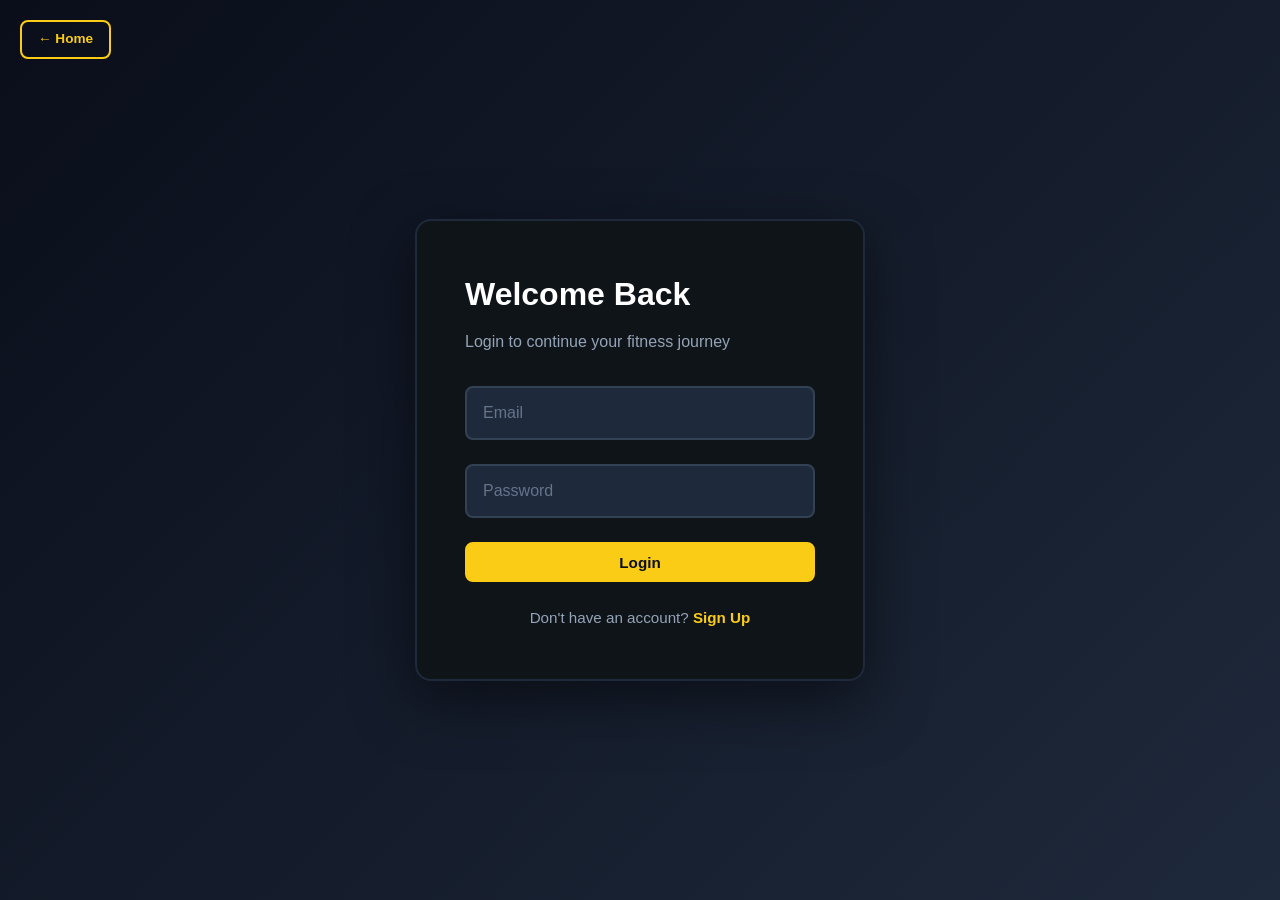
<file: gym-login.html>
<!DOCTYPE html>
<html lang="en">
<head>
    <meta charset="UTF-8">
    <meta name="viewport" content="width=device-width, initial-scale=1.0">
    <title>Login - Thameur Gym</title>
    <link rel="stylesheet" href="style.css">
</head>
<body>
    <div class="top-nav">
        <a href="index.html" class="btn btn-outline btn-small">← Home</a>
    </div>

    <div class="auth-container">
        <div class="auth-card">
            <h2>Welcome Back</h2>
            <p class="subtitle">Login to continue your fitness journey</p>
            <form>
                <div class="form-group">
                    <input type="email" id="loginEmail" class="form-input" placeholder="Email">
                </div>
                <div class="form-group">
                    <input type="password" id="loginPassword" class="form-input" placeholder="Password">
                </div>
                <button type="button" onclick="validateLogin()" class="btn btn-primary btn-full">Login</button>
            </form>
            <p class="auth-link">Don't have an account? <a href="gym-signup.html">Sign Up</a></p>
        </div>
    </div>

    <script>
        function verifEmail(email) {
    let posAt = email.indexOf('@');
    let posDot = email.lastIndexOf('.');
    let ch1 = email.substr(0, posAt);               
    let ch2 = email.substr(posAt + 1, posDot - posAt - 1);
    let ch3 = email.substr(posDot + 1);


    let nb=0;
    for (let i=0; i<email.length; i++) {
        if (email.charAt(i) == '@') {
            nb=nb+1;
        }
    }



    return (ch1.length > 0 && ch2.length > 0 && ch3.length >= 2 && email.charAt(0)!='@' && email.charAt(0)!='.' && nb==1);
}



function passverif(ch) {
    let maj = 0, min = 0, num = 0;
    for (let i=0; i<ch.length; i++) {
        if (ch.charAt(i) >= 'A' && ch.charAt(i) <= 'Z') {
            maj++;
        } else if (ch.charAt(i) >= 'a' && ch.charAt(i) <= 'z') {
            min++;
        } else if (ch.charAt(i) >= '0' && ch.charAt(i) <= '9') {
            num++;
        }
    }
    return (maj > 0 && min > 0 && num > 0);
}






function validateSignup() {
    namee = document.getElementById("name").value;
    email = document.getElementById("email").value;
    pass = document.getElementById("password").value;

    

    if (namee === "") {
        alert("Ismik mayelzimch ykoun farigh!");
        
    }
    else if (!verifEmail(email)) {
        alert("Email mta3ik ghalit (check @ w dot).");
    }
    else if (passverif(pass) == false) {
        alert("L'mot de passe lazim fih caracter maju w minis w numero.");
    }
}

function validateLogin() {
    const email = document.getElementById("loginEmail").value;
    const pass = document.getElementById("loginPassword").value;


    if (!verifEmail(email)) {
        alert("Email ghalit!");
    }
    else if (pass === "") {
        alert("Saisir mot de passe!");
    }
}





function calculateResults() {
    const goal = document.getElementById("goal").value;
    const duration = parseInt(document.getElementById("duration").value);
    const resb = document.getElementById("result-box");
    const resultText = document.getElementById("prediction-text");

    let minR, maxR;
    if (goal === "bulk") {
        minR = duration * 1; maxR = duration * 2;
        resultText.innerHTML = `💪 Bulking: Motwa9a3 tzid bin <span style="color:#ffffff">${minR}kg</span> w <span style="color:#ffffff">${maxR}kg</span> f'moddet ${duration} ch-har!`;
    } else {
        minR = duration * 2; maxR = duration * 4;
        resultText.innerHTML = `🔥 Cutting: Motwa9a3 todhef bin <span style="color:#ffffff">${minR}kg</span> w <span style="color:#ffffff">${maxR}kg</span> f'moddet ${duration} ch-har!`;
    }
    resb.style.display = "block";
}


    </script>
</body>
</html>
</file>
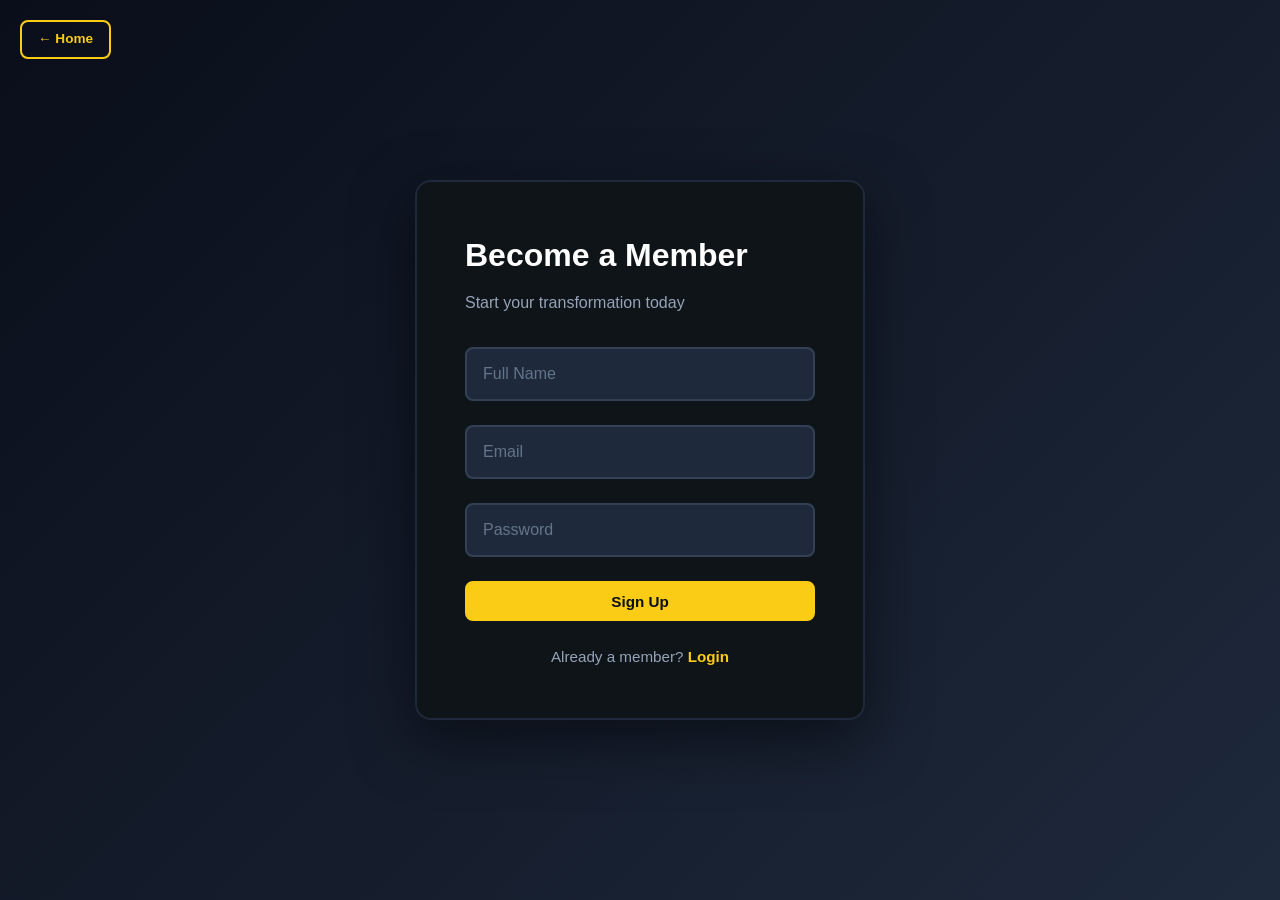
<file: gym-signup.html>
<!DOCTYPE html>
<html lang="en">
<head>
    <meta charset="UTF-8">
    <meta name="viewport" content="width=device-width, initial-scale=1.0">
    <title>Sign Up - Thameur Gym</title>
    <link rel="stylesheet" href="style.css">
</head>
<body>
    <div class="top-nav">
        <a href="index.html" class="btn btn-outline btn-small">← Home</a>
    </div>

    <div class="auth-container">
        <div class="auth-card">
            <h2>Become a Member</h2>
            <p class="subtitle">Start your transformation today</p>
            <form>
                <div class="form-group">
                    <input type="text" id="name" class="form-input" placeholder="Full Name">
                </div>
                <div class="form-group">
                    <input type="email" id="email" class="form-input" placeholder="Email">
                </div>
                <div class="form-group">
                    <input type="password" id="password" class="form-input" placeholder="Password">
                </div>
                <button type="submit" class="btn btn-primary btn-full" onclick="validateSignup()">Sign Up</button>
            </form>
            <p class="auth-link">Already a member? <a href="gym-login.html">Login</a></p>
        </div>
    </div>

    <script>
        function verifEmail(email) {
    let posAt = email.indexOf('@');
    let posDot = email.lastIndexOf('.');
    let ch1 = email.substr(0, posAt);               
    let ch2 = email.substr(posAt + 1, posDot - posAt - 1);
    let ch3 = email.substr(posDot + 1);


    let nb=0;
    for (let i=0; i<email.length; i++) {
        if (email.charAt(i) == '@') {
            nb=nb+1;
        }
    }



    return (ch1.length > 0 && ch2.length > 0 && ch3.length >= 2 && email.charAt(0)!='@' && email.charAt(0)!='.' && nb==1);
}



function passverif(ch) {
    let maj = 0, min = 0, num = 0;
    for (let i=0; i<ch.length; i++) {
        if (ch.charAt(i) >= 'A' && ch.charAt(i) <= 'Z') {
            maj++;
        } else if (ch.charAt(i) >= 'a' && ch.charAt(i) <= 'z') {
            min++;
        } else if (ch.charAt(i) >= '0' && ch.charAt(i) <= '9') {
            num++;
        }
    }
    return (maj > 0 && min > 0 && num > 0);
}






function validateSignup() {
    namee = document.getElementById("name").value;
    email = document.getElementById("email").value;
    pass = document.getElementById("password").value;

    

    if (namee === "") {
        alert("Ismik mayelzimch ykoun farigh!");
        
    }
    else if (!verifEmail(email)) {
        alert("Email mta3ik ghalit (check @ w dot).");
    }
    else if (passverif(pass) == false) {
        alert("L'mot de passe lazim fih caracter maju w minis w numero.");
    }
}

function validateLogin() {
    const email = document.getElementById("loginEmail").value;
    const pass = document.getElementById("loginPassword").value;


    if (!verifEmail(email)) {
        alert("Email ghalit!");
    }
    else if (pass === "") {
        alert("Saisir mot de passe!");
    }
}





function calculateResults() {
    const goal = document.getElementById("goal").value;
    const duration = parseInt(document.getElementById("duration").value);
    const resb = document.getElementById("result-box");
    const resultText = document.getElementById("prediction-text");

    let minR, maxR;
    if (goal === "bulk") {
        minR = duration * 1; maxR = duration * 2;
        resultText.innerHTML = `💪 Bulking: Motwa9a3 tzid bin <span style="color:#ffffff">${minR}kg</span> w <span style="color:#ffffff">${maxR}kg</span> f'moddet ${duration} ch-har!`;
    } else {
        minR = duration * 2; maxR = duration * 4;
        resultText.innerHTML = `🔥 Cutting: Motwa9a3 todhef bin <span style="color:#ffffff">${minR}kg</span> w <span style="color:#ffffff">${maxR}kg</span> f'moddet ${duration} ch-har!`;
    }
    resb.style.display = "block";
}


    </script>
</body>
</html>
</file>
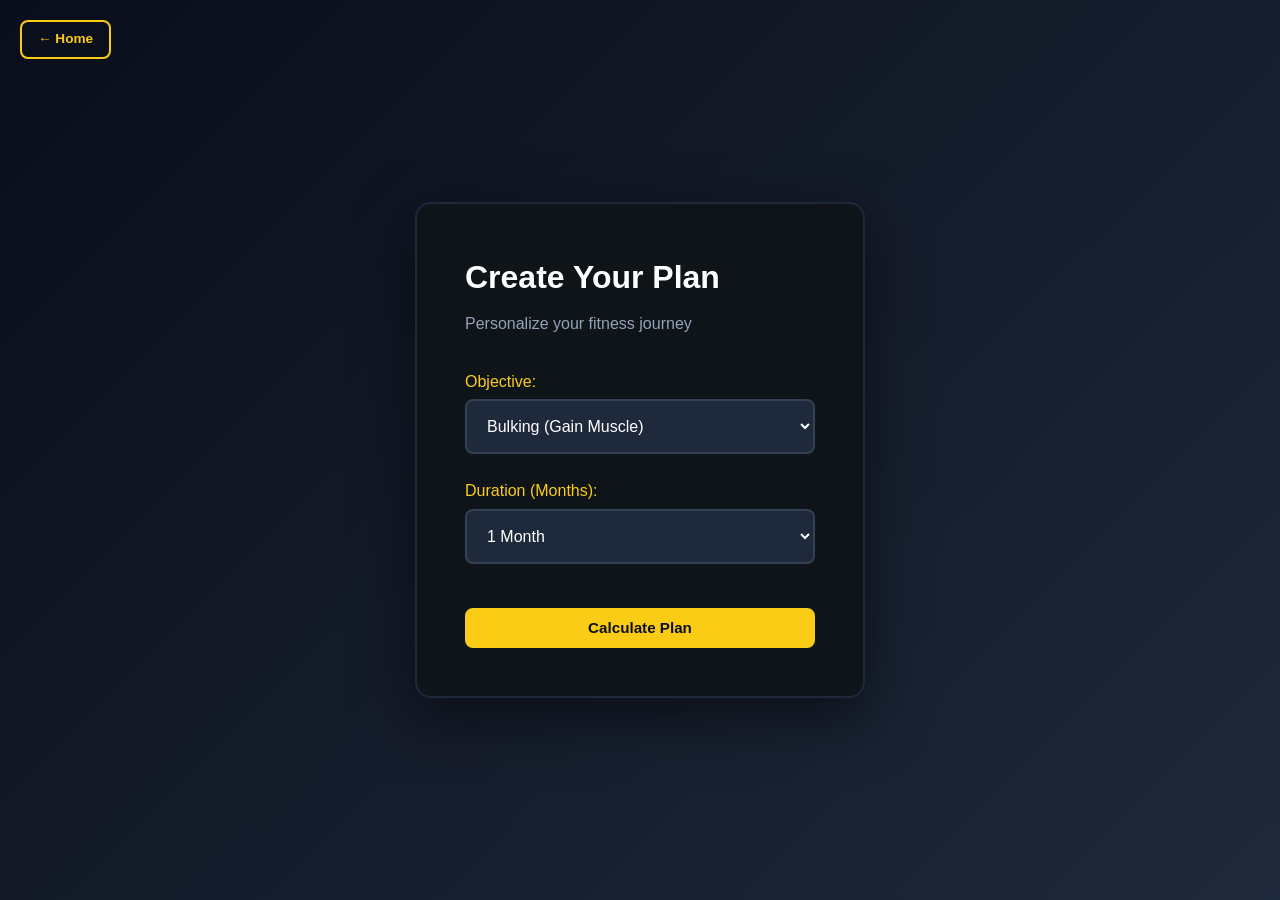
<file: plan.html>
<!DOCTYPE html>
<html lang="en">
<head>
<meta charset="UTF-8">
<meta name="viewport" content="width=device-width, initial-scale=1.0">
<title>Make a Plan - Thameur Gym</title>
<link rel="stylesheet" href="style.css">
</head>
<body>
<div class="top-nav">
    <a href="index.html" class="btn btn-outline btn-small">← Home</a>
</div>
<div class="auth-container">
    <div class="auth-card">
        <h2>Create Your Plan</h2>
        <p class="subtitle">Personalize your fitness journey</p>
        <div class="form-group">
            <label style="color:#facc15; display:block; margin-bottom:5px;">Objective:</label>
            <select id="goal" class="form-input">
                <option value="bulk">Bulking (Gain Muscle)</option>
                <option value="cut">Cutting (Lose Fat)</option>
            </select>
        </div>
        <div class="form-group">
            <label style="color:#facc15; display:block; margin-bottom:5px;">Duration (Months):</label>
            <select id="duration" class="form-input">
                <option value="1">1 Month</option>
                <option value="2">2 Months</option>
                <option value="3">3 Months</option>
                <option value="6">6 Months</option>
            </select>
        </div>
        <div id="result-box" style="display: none; background: #1e293b; padding: 15px; border-radius: 8px; border: 1px solid #facc15; margin-top: 20px;">
            <p id="prediction-text" style="color: #facc15; font-weight: bold; text-align: center;"></p>
        </div>
        <button class="btn btn-primary btn-full" style="margin-top: 20px;" onclick="calculateResults()">Calculate Plan</button>
    </div>
</div>
<script>
    function verifEmail(email) {
    let posAt = email.indexOf('@');
    let posDot = email.lastIndexOf('.');
    let ch1 = email.substr(0, posAt);               
    let ch2 = email.substr(posAt + 1, posDot - posAt - 1);
    let ch3 = email.substr(posDot + 1);


    let nb=0;
    for (let i=0; i<email.length; i++) {
        if (email.charAt(i) == '@') {
            nb=nb+1;
        }
    }



    return (ch1.length > 0 && ch2.length > 0 && ch3.length >= 2 && email.charAt(0)!='@' && email.charAt(0)!='.' && nb==1);
}



function passverif(ch) {
    let maj = 0, min = 0, num = 0;
    for (let i=0; i<ch.length; i++) {
        if (ch.charAt(i) >= 'A' && ch.charAt(i) <= 'Z') {
            maj++;
        } else if (ch.charAt(i) >= 'a' && ch.charAt(i) <= 'z') {
            min++;
        } else if (ch.charAt(i) >= '0' && ch.charAt(i) <= '9') {
            num++;
        }
    }
    return (maj > 0 && min > 0 && num > 0);
}






function validateSignup() {
    namee = document.getElementById("name").value;
    email = document.getElementById("email").value;
    pass = document.getElementById("password").value;

    

    if (namee === "") {
        alert("Ismik mayelzimch ykoun farigh!");
        
    }
    else if (!verifEmail(email)) {
        alert("Email mta3ik ghalit (check @ w dot).");
    }
    else if (passverif(pass) == false) {
        alert("L'mot de passe lazim fih caracter maju w minis w numero.");
    }
}

function validateLogin() {
    const email = document.getElementById("loginEmail").value;
    const pass = document.getElementById("loginPassword").value;


    if (!verifEmail(email)) {
        alert("Email ghalit!");
    }
    else if (pass === "") {
        alert("Saisir mot de passe!");
    }
}





function calculateResults() {
    const goal = document.getElementById("goal").value;
    const duration = parseInt(document.getElementById("duration").value);
    const resb = document.getElementById("result-box");
    const resultText = document.getElementById("prediction-text");

    let minR, maxR;
    if (goal === "bulk") {
        minR = duration * 1; maxR = duration * 2;
        resultText.innerHTML = `💪 Bulking: Motwa9a3 tzid bin <span style="color:#ffffff">${minR}kg</span> w <span style="color:#ffffff">${maxR}kg</span> f'moddet ${duration} ch-har!`;
    } else {
        minR = duration * 2; maxR = duration * 4;
        resultText.innerHTML = `🔥 Cutting: Motwa9a3 todhef bin <span style="color:#ffffff">${minR}kg</span> w <span style="color:#ffffff">${maxR}kg</span> f'moddet ${duration} ch-har!`;
    }
    resb.style.display = "block";
}


</script>
</body>
</html>
</file>
<file: style.css>
/* Reset and base styles */
* {
  margin: 0;
  padding: 0;
  box-sizing: border-box;
}

body {
  font-family: "Segoe UI", Tahoma, Geneva, Verdana, sans-serif;
  background-color: #0a0e1a;
  color: #ffffff;
  line-height: 1.6;
  min-height: 100vh;
}

.container {
  max-width: 1200px;
  margin: 0 auto;
  padding: 0 20px;
}

/* Navbar styles - modern dark with accent */
.navbar {
  background-color: #0f1419;
  padding: 1rem 0;
  border-bottom: 2px solid #1e293b;
  position: sticky;
  top: 0;
  z-index: 100;
}

.navbar .container {
  display: flex;
  justify-content: space-between;
  align-items: center;
}

.navbar-brand {
  font-size: 1.5rem;
  font-weight: 700;
  color: #facc15;
  text-decoration: none;
  letter-spacing: 1px;
}

.nav-buttons {
  display: flex;
  gap: 1rem;
}

/* Button system - clean and modern */
.btn {
  padding: 0.6rem 1.5rem;
  border-radius: 8px;
  text-decoration: none;
  font-weight: 600;
  font-size: 0.95rem;
  border: none;
  cursor: pointer;
  transition: all 0.3s ease;
  display: inline-block;
}

.btn-outline {
  background-color: transparent;
  color: #facc15;
  border: 2px solid #facc15;
}

.btn-outline:hover {
  background-color: #facc15;
  color: #0a0e1a;
  transform: translateY(-2px);
}

.btn-primary {
  background-color: #facc15;
  color: #0a0e1a;
  border: 2px solid #facc15;
}

.btn-primary:hover {
  background-color: #fbbf24;
  border-color: #fbbf24;
  transform: translateY(-2px);
  box-shadow: 0 4px 12px rgba(250, 204, 21, 0.3);
}

.btn-large {
  padding: 1rem 2.5rem;
  font-size: 1.1rem;
}

.btn-full {
  width: 100%;
}

/* Hero section - bold and energetic */
.hero {
  background: linear-gradient(135deg, #0a0e1a 0%, #1e293b 50%, #0f172a 100%);
  min-height: 85vh;
  display: flex;
  align-items: center;
  justify-content: center;
  text-align: center;
  padding: 2rem;
  position: relative;
  overflow: hidden;
}

.hero::before {
  content: "";
  position: absolute;
  top: 0;
  left: 0;
  right: 0;
  bottom: 0;
  background: radial-gradient(circle at 30% 50%, rgba(250, 204, 21, 0.1) 0%, transparent 50%);
  pointer-events: none;
}

.hero-content {
  position: relative;
  z-index: 1;
}

.hero h1 {
  font-size: 4rem;
  font-weight: 900;
  margin-bottom: 1rem;
  color: #ffffff;
  text-shadow: 2px 2px 8px rgba(0, 0, 0, 0.5);
  letter-spacing: 2px;
}

.tagline {
  font-size: 1.5rem;
  color: #facc15;
  margin-bottom: 2rem;
  font-weight: 500;
  letter-spacing: 3px;
}

/* Auth container and card - sleek dark cards */
.auth-container {
  min-height: 100vh;
  display: flex;
  align-items: center;
  justify-content: center;
  padding: 2rem;
  background: linear-gradient(135deg, #0a0e1a 0%, #1e293b 100%);
}

.auth-card {
  background-color: #0f1419;
  border: 2px solid #1e293b;
  border-radius: 16px;
  padding: 3rem;
  max-width: 450px;
  width: 100%;
  box-shadow: 0 20px 60px rgba(0, 0, 0, 0.5);
}

.auth-card h2 {
  font-size: 2rem;
  font-weight: 700;
  margin-bottom: 0.5rem;
  color: #ffffff;
}

.subtitle {
  color: #94a3b8;
  margin-bottom: 2rem;
  font-size: 1rem;
}

/* Form styles - modern inputs */
.form-group {
  margin-bottom: 1.5rem;
}

.form-input {
  width: 100%;
  padding: 1rem;
  background-color: #1e293b;
  border: 2px solid #334155;
  border-radius: 8px;
  color: #ffffff;
  font-size: 1rem;
  transition: all 0.3s ease;
}

.form-input:focus {
  outline: none;
  border-color: #facc15;
  background-color: #0f172a;
}

.form-input::placeholder {
  color: #64748b;
}
.top-nav { position: absolute; top: 20px; left: 20px; z-index: 10; }
.btn-small { padding: 0.4rem 1rem; font-size: 0.85rem; }
.error-message { color: #ff4d4d; font-size: 0.8rem; margin-top: 5px; display: block; min-height: 1.2rem; }
.auth-container { position: relative; }


/* Positionnement mte3 el bouton mte3 el rjou3 */
.top-nav {
  position: absolute;
  top: 20px;
  left: 20px;
  z-index: 10;
}

.btn-small {
  padding: 0.4rem 1rem;
  font-size: 0.85rem;
}

/* Ensure auth-container is relative for positioning */
.auth-container {
  position: relative; 
}


/* Auth link styles */
.auth-link {
  text-align: center;
  margin-top: 1.5rem;
  color: #94a3b8;
  font-size: 0.95rem;
}

.auth-link a {
  color: #facc15;
  text-decoration: none;
  font-weight: 600;
}

.auth-link a:hover {
  text-decoration: underline;
}

/* Footer styles */
footer {
  background-color: #0f1419;
  text-align: center;
  padding: 1.5rem;
  color: #64748b;
  border-top: 2px solid #1e293b;
  font-size: 0.9rem;
}

/* Responsive design for mobile */
@media (max-width: 768px) {
  .hero h1 {
    font-size: 2.5rem;
  }

  .tagline {
    font-size: 1.1rem;
  }

  .navbar .container {
    flex-direction: column;
    gap: 1rem;
  }

  .auth-card {
    padding: 2rem;
  }
}
</file>
